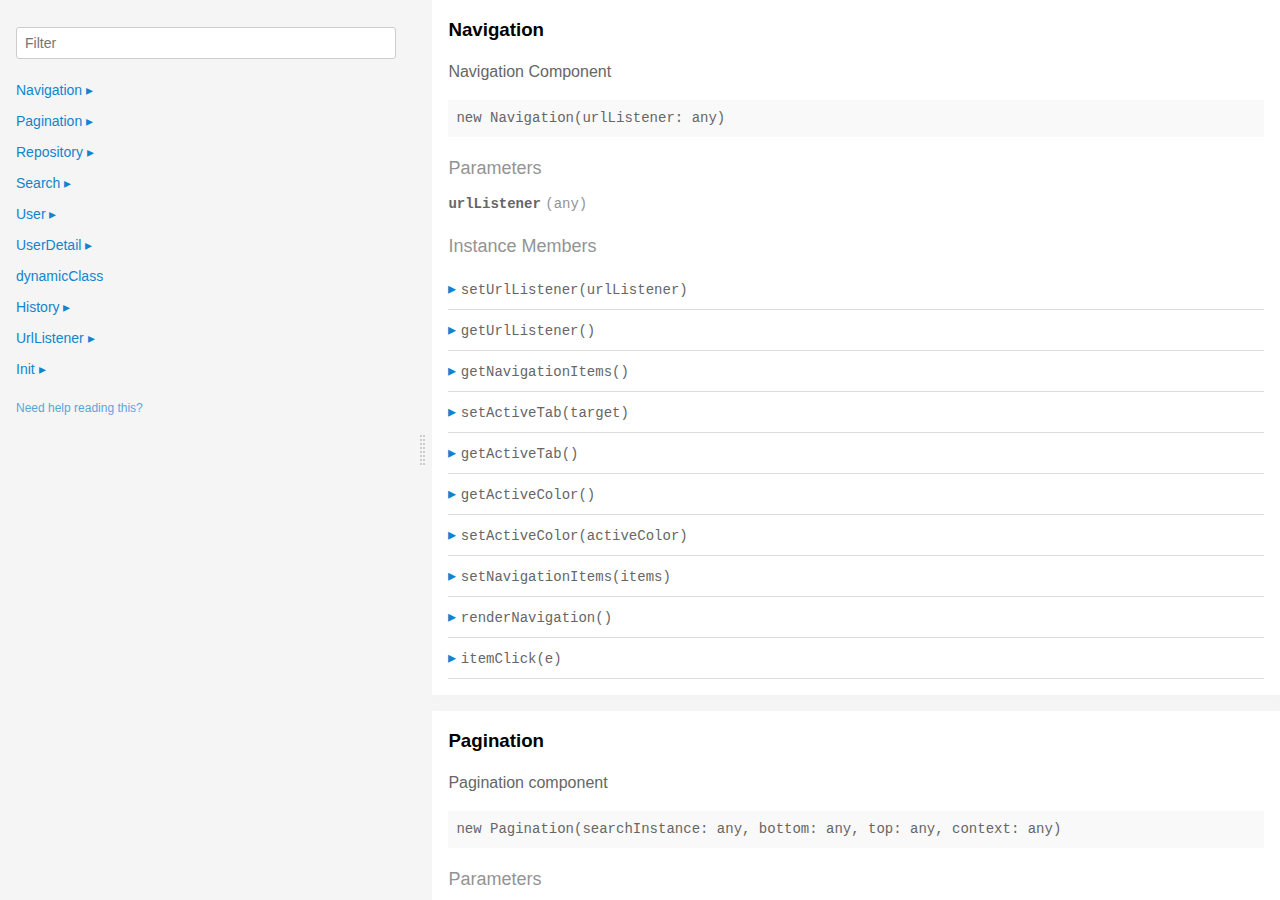
<file: docs/index.html>
<!doctype html>
<html lang="en">
<head>
  <meta charset='utf-8'>
  <title>  | Documentation</title>
  <meta name='viewport' content='width=device-width,initial-scale=1'>
  <link href='assets/bass.css' rel='stylesheet'>
  <link href='assets/style.css' rel='stylesheet'>
  <link href='assets/github.css' rel='stylesheet'>
  <link href='assets/split.css' rel='stylesheet'>
</head>
<body class='documentation m0'>
    <div class='flex'>
      <div id='split-left' class='overflow-auto fs0 height-viewport-100'>
        <div class='py1 px2'>
          <h3 class='mb0 no-anchor'></h3>
          <div class='mb1'><code></code></div>
          <input
            placeholder='Filter'
            id='filter-input'
            class='col12 block input'
            spellcheck='false'
            autocapitalize='off'
            autocorrect='off'
            type='text' />
          <div id='toc'>
            <ul class='list-reset h5 py1-ul'>
              
                
                <li><a
                  href='#navigation'
                  class=" toggle-sibling">
                  Navigation
                  <span class='icon'>▸</span>
                </a>
                
                <div class='toggle-target display-none'>
                  
                  
                    <ul class='list-reset py1-ul pl1'>
                      <li class='h5'><span>Instance members</span></li>
                      
                      <li><a
                        href='#navigationseturllistener'
                        class='regular pre-open'>
                        #setUrlListener
                      </a></li>
                      
                      <li><a
                        href='#navigationgeturllistener'
                        class='regular pre-open'>
                        #getUrlListener
                      </a></li>
                      
                      <li><a
                        href='#navigationgetnavigationitems'
                        class='regular pre-open'>
                        #getNavigationItems
                      </a></li>
                      
                      <li><a
                        href='#navigationsetactivetab'
                        class='regular pre-open'>
                        #setActiveTab
                      </a></li>
                      
                      <li><a
                        href='#navigationgetactivetab'
                        class='regular pre-open'>
                        #getActiveTab
                      </a></li>
                      
                      <li><a
                        href='#navigationgetactivecolor'
                        class='regular pre-open'>
                        #getActiveColor
                      </a></li>
                      
                      <li><a
                        href='#navigationsetactivecolor'
                        class='regular pre-open'>
                        #setActiveColor
                      </a></li>
                      
                      <li><a
                        href='#navigationsetnavigationitems'
                        class='regular pre-open'>
                        #setNavigationItems
                      </a></li>
                      
                      <li><a
                        href='#navigationrendernavigation'
                        class='regular pre-open'>
                        #renderNavigation
                      </a></li>
                      
                      <li><a
                        href='#navigationitemclick'
                        class='regular pre-open'>
                        #itemClick
                      </a></li>
                      
                    </ul>
                  
                  
                  
                </div>
                
                </li>
              
                
                <li><a
                  href='#pagination'
                  class=" toggle-sibling">
                  Pagination
                  <span class='icon'>▸</span>
                </a>
                
                <div class='toggle-target display-none'>
                  
                  
                    <ul class='list-reset py1-ul pl1'>
                      <li class='h5'><span>Instance members</span></li>
                      
                      <li><a
                        href='#paginationrender'
                        class='regular pre-open'>
                        #render
                      </a></li>
                      
                      <li><a
                        href='#paginationdestroy'
                        class='regular pre-open'>
                        #destroy
                      </a></li>
                      
                      <li><a
                        href='#paginationnext'
                        class='regular pre-open'>
                        #next
                      </a></li>
                      
                      <li><a
                        href='#paginationprev'
                        class='regular pre-open'>
                        #prev
                      </a></li>
                      
                    </ul>
                  
                  
                  
                </div>
                
                </li>
              
                
                <li><a
                  href='#repository'
                  class=" toggle-sibling">
                  Repository
                  <span class='icon'>▸</span>
                </a>
                
                <div class='toggle-target display-none'>
                  
                  
                    <ul class='list-reset py1-ul pl1'>
                      <li class='h5'><span>Instance members</span></li>
                      
                      <li><a
                        href='#repositoryfetchrepodata'
                        class='regular pre-open'>
                        #fetchRepoData
                      </a></li>
                      
                      <li><a
                        href='#repositoryinit'
                        class='regular pre-open'>
                        #init
                      </a></li>
                      
                      <li><a
                        href='#repositorygetrepowrapper'
                        class='regular pre-open'>
                        #getRepoWrapper
                      </a></li>
                      
                      <li><a
                        href='#repositorysetrepowrapper'
                        class='regular pre-open'>
                        #setRepoWrapper
                      </a></li>
                      
                      <li><a
                        href='#repositorydetailclick'
                        class='regular pre-open'>
                        #detailClick
                      </a></li>
                      
                      <li><a
                        href='#repositoryrender'
                        class='regular pre-open'>
                        #render
                      </a></li>
                      
                      <li><a
                        href='#repositorydestroy'
                        class='regular pre-open'>
                        #destroy
                      </a></li>
                      
                    </ul>
                  
                  
                  
                </div>
                
                </li>
              
                
                <li><a
                  href='#search'
                  class=" toggle-sibling">
                  Search
                  <span class='icon'>▸</span>
                </a>
                
                <div class='toggle-target display-none'>
                  
                  
                    <ul class='list-reset py1-ul pl1'>
                      <li class='h5'><span>Instance members</span></li>
                      
                      <li><a
                        href='#searchonkeyup'
                        class='regular pre-open'>
                        #onKeyup
                      </a></li>
                      
                      <li><a
                        href='#searchonclick'
                        class='regular pre-open'>
                        #onClick
                      </a></li>
                      
                      <li><a
                        href='#searchrender'
                        class='regular pre-open'>
                        #render
                      </a></li>
                      
                      <li><a
                        href='#searchdestroy'
                        class='regular pre-open'>
                        #destroy
                      </a></li>
                      
                      <li><a
                        href='#searchsetelement'
                        class='regular pre-open'>
                        #setElement
                      </a></li>
                      
                      <li><a
                        href='#searchgetelement'
                        class='regular pre-open'>
                        #getElement
                      </a></li>
                      
                      <li><a
                        href='#searchsetterm'
                        class='regular pre-open'>
                        #setTerm
                      </a></li>
                      
                      <li><a
                        href='#searchgetterm'
                        class='regular pre-open'>
                        #getTerm
                      </a></li>
                      
                      <li><a
                        href='#searchsetresult'
                        class='regular pre-open'>
                        #setResult
                      </a></li>
                      
                      <li><a
                        href='#searchsearch'
                        class='regular pre-open'>
                        #search
                      </a></li>
                      
                    </ul>
                  
                  
                  
                </div>
                
                </li>
              
                
                <li><a
                  href='#user'
                  class=" toggle-sibling">
                  User
                  <span class='icon'>▸</span>
                </a>
                
                <div class='toggle-target display-none'>
                  
                  
                    <ul class='list-reset py1-ul pl1'>
                      <li class='h5'><span>Instance members</span></li>
                      
                      <li><a
                        href='#userinit'
                        class='regular pre-open'>
                        #init
                      </a></li>
                      
                      <li><a
                        href='#userdestroy'
                        class='regular pre-open'>
                        #destroy
                      </a></li>
                      
                      <li><a
                        href='#userfetchuserdata'
                        class='regular pre-open'>
                        #fetchUserData
                      </a></li>
                      
                      <li><a
                        href='#usergetuserwrapper'
                        class='regular pre-open'>
                        #getUserWrapper
                      </a></li>
                      
                      <li><a
                        href='#usersetuserwrapper'
                        class='regular pre-open'>
                        #setUserWrapper
                      </a></li>
                      
                      <li><a
                        href='#userclickdetail'
                        class='regular pre-open'>
                        #clickDetail
                      </a></li>
                      
                      <li><a
                        href='#userrender'
                        class='regular pre-open'>
                        #render
                      </a></li>
                      
                    </ul>
                  
                  
                  
                </div>
                
                </li>
              
                
                <li><a
                  href='#userdetail'
                  class=" toggle-sibling">
                  UserDetail
                  <span class='icon'>▸</span>
                </a>
                
                <div class='toggle-target display-none'>
                  
                  
                    <ul class='list-reset py1-ul pl1'>
                      <li class='h5'><span>Instance members</span></li>
                      
                      <li><a
                        href='#userdetailsetuser'
                        class='regular pre-open'>
                        #setUser
                      </a></li>
                      
                      <li><a
                        href='#userdetailgetuser'
                        class='regular pre-open'>
                        #getUser
                      </a></li>
                      
                      <li><a
                        href='#userdetailinit'
                        class='regular pre-open'>
                        #init
                      </a></li>
                      
                      <li><a
                        href='#userdetailsetuserrepourl'
                        class='regular pre-open'>
                        #setUserRepoUrl
                      </a></li>
                      
                      <li><a
                        href='#userdetailgetuserrepourl'
                        class='regular pre-open'>
                        #getUserRepoUrl
                      </a></li>
                      
                      <li><a
                        href='#userdetailgetuserdetailswrapper'
                        class='regular pre-open'>
                        #getUserDetailsWrapper
                      </a></li>
                      
                      <li><a
                        href='#userdetailsetuserdetailswrapper'
                        class='regular pre-open'>
                        #setUserDetailsWrapper
                      </a></li>
                      
                      <li><a
                        href='#userdetaildestroy'
                        class='regular pre-open'>
                        #destroy
                      </a></li>
                      
                      <li><a
                        href='#userdetailchange'
                        class='regular pre-open'>
                        #change
                      </a></li>
                      
                      <li><a
                        href='#userdetailrender'
                        class='regular pre-open'>
                        #render
                      </a></li>
                      
                    </ul>
                  
                  
                  
                </div>
                
                </li>
              
                
                <li><a
                  href='#dynamicclass'
                  class="">
                  dynamicClass
                  
                </a>
                
                </li>
              
                
                <li><a
                  href='#history'
                  class=" toggle-sibling">
                  History
                  <span class='icon'>▸</span>
                </a>
                
                <div class='toggle-target display-none'>
                  
                  
                    <ul class='list-reset py1-ul pl1'>
                      <li class='h5'><span>Instance members</span></li>
                      
                      <li><a
                        href='#historysetstate'
                        class='regular pre-open'>
                        #setState
                      </a></li>
                      
                      <li><a
                        href='#historygetstate'
                        class='regular pre-open'>
                        #getState
                      </a></li>
                      
                    </ul>
                  
                  
                  
                </div>
                
                </li>
              
                
                <li><a
                  href='#urllistener'
                  class=" toggle-sibling">
                  UrlListener
                  <span class='icon'>▸</span>
                </a>
                
                <div class='toggle-target display-none'>
                  
                  
                    <ul class='list-reset py1-ul pl1'>
                      <li class='h5'><span>Instance members</span></li>
                      
                      <li><a
                        href='#urllistenerstatelistener'
                        class='regular pre-open'>
                        #stateListener
                      </a></li>
                      
                      <li><a
                        href='#urllistenersetinstance'
                        class='regular pre-open'>
                        #setInstance
                      </a></li>
                      
                      <li><a
                        href='#urllistenergetinstance'
                        class='regular pre-open'>
                        #getInstance
                      </a></li>
                      
                      <li><a
                        href='#urllistenernavigationlistener'
                        class='regular pre-open'>
                        #navigationListener
                      </a></li>
                      
                      <li><a
                        href='#urllistenercreateinstance'
                        class='regular pre-open'>
                        #createInstance
                      </a></li>
                      
                    </ul>
                  
                  
                  
                </div>
                
                </li>
              
                
                <li><a
                  href='#init'
                  class=" toggle-sibling">
                  Init
                  <span class='icon'>▸</span>
                </a>
                
                <div class='toggle-target display-none'>
                  
                  
                    <ul class='list-reset py1-ul pl1'>
                      <li class='h5'><span>Instance members</span></li>
                      
                      <li><a
                        href='#initinjectassets'
                        class='regular pre-open'>
                        #injectAssets
                      </a></li>
                      
                      <li><a
                        href='#initinjectfiles'
                        class='regular pre-open'>
                        #injectFiles
                      </a></li>
                      
                    </ul>
                  
                  
                  
                </div>
                
                </li>
              
            </ul>
          </div>
          <div class='mt1 h6 quiet'>
            <a href='https://documentation.js.org/reading-documentation.html'>Need help reading this?</a>
          </div>
        </div>
      </div>
      <div id='split-right' class='relative overflow-auto height-viewport-100'>
        
          
          <section class='p2 mb2 clearfix bg-white minishadow'>

  
  <div class='clearfix'>
    
    <h3 class='fl m0' id='navigation'>
      Navigation
    </h3>
    
    
  </div>
  

  <p>Navigation Component</p>

    <div class='pre p1 fill-light mt0'>new Navigation(urlListener: any)</div>
  
  

  
  
  
  
  
  

  
    <div class='py1 quiet mt1 prose-big'>Parameters</div>
    <div class='prose'>
      
        <div class='space-bottom0'>
          <div>
            <span class='code bold'>urlListener</span> <code class='quiet'>(any)</code>
	    
          </div>
          
        </div>
      
    </div>
  

  

  

  

  

  

  

  
    <div class='py1 quiet mt1 prose-big'>Instance Members</div>
    <div class="clearfix">
  
    <div class='border-bottom' id='navigationseturllistener'>
      <div class="clearfix small pointer toggle-sibling">
        <div class="py1 contain">
            <a class='icon pin-right py1 dark-link caret-right'>▸</a>
            <span class='code strong strong truncate'>setUrlListener(urlListener)</span>
        </div>
      </div>
      <div class="clearfix display-none toggle-target">
        <section class='p2 mb2 clearfix bg-white minishadow'>

  

  <p>setup url listener</p>

    <div class='pre p1 fill-light mt0'>setUrlListener(urlListener: any)</div>
  
  

  
  
  
  
  
  

  
    <div class='py1 quiet mt1 prose-big'>Parameters</div>
    <div class='prose'>
      
        <div class='space-bottom0'>
          <div>
            <span class='code bold'>urlListener</span> <code class='quiet'>(any)</code>
	    
          </div>
          
        </div>
      
    </div>
  

  

  

  

  

  

  

  

  

  
</section>

      </div>
    </div>
  
    <div class='border-bottom' id='navigationgeturllistener'>
      <div class="clearfix small pointer toggle-sibling">
        <div class="py1 contain">
            <a class='icon pin-right py1 dark-link caret-right'>▸</a>
            <span class='code strong strong truncate'>getUrlListener()</span>
        </div>
      </div>
      <div class="clearfix display-none toggle-target">
        <section class='p2 mb2 clearfix bg-white minishadow'>

  

  
    <div class='pre p1 fill-light mt0'>getUrlListener(): any</div>
  
  

  
  
  
  
  
  

  

  

  
    
      <div class='py1 quiet mt1 prose-big'>Returns</div>
      <code>any</code>:
        
      
    
  

  

  

  

  

  

  

  
</section>

      </div>
    </div>
  
    <div class='border-bottom' id='navigationgetnavigationitems'>
      <div class="clearfix small pointer toggle-sibling">
        <div class="py1 contain">
            <a class='icon pin-right py1 dark-link caret-right'>▸</a>
            <span class='code strong strong truncate'>getNavigationItems()</span>
        </div>
      </div>
      <div class="clearfix display-none toggle-target">
        <section class='p2 mb2 clearfix bg-white minishadow'>

  

  
    <div class='pre p1 fill-light mt0'>getNavigationItems(): (<a href="https://developer.mozilla.org/docs/Web/JavaScript/Reference/Global_Objects/Array">Array</a>&#x3C;T> | any | <a href="https://developer.mozilla.org/docs/Web/JavaScript/Reference/Global_Objects/Array">Array</a>)</div>
  
  

  
  
  
  
  
  

  

  

  
    
      <div class='py1 quiet mt1 prose-big'>Returns</div>
      <code>(<a href="https://developer.mozilla.org/docs/Web/JavaScript/Reference/Global_Objects/Array">Array</a>&#x3C;T> | any | <a href="https://developer.mozilla.org/docs/Web/JavaScript/Reference/Global_Objects/Array">Array</a>)</code>:
        
      
    
  

  

  

  

  

  

  

  
</section>

      </div>
    </div>
  
    <div class='border-bottom' id='navigationsetactivetab'>
      <div class="clearfix small pointer toggle-sibling">
        <div class="py1 contain">
            <a class='icon pin-right py1 dark-link caret-right'>▸</a>
            <span class='code strong strong truncate'>setActiveTab(target)</span>
        </div>
      </div>
      <div class="clearfix display-none toggle-target">
        <section class='p2 mb2 clearfix bg-white minishadow'>

  

  <p>setup active tab, by default target is false for each item</p>

    <div class='pre p1 fill-light mt0'>setActiveTab(target: any)</div>
  
  

  
  
  
  
  
  

  
    <div class='py1 quiet mt1 prose-big'>Parameters</div>
    <div class='prose'>
      
        <div class='space-bottom0'>
          <div>
            <span class='code bold'>target</span> <code class='quiet'>(any)</code>
	    
          </div>
          
        </div>
      
    </div>
  

  

  

  

  

  

  

  

  

  
</section>

      </div>
    </div>
  
    <div class='border-bottom' id='navigationgetactivetab'>
      <div class="clearfix small pointer toggle-sibling">
        <div class="py1 contain">
            <a class='icon pin-right py1 dark-link caret-right'>▸</a>
            <span class='code strong strong truncate'>getActiveTab()</span>
        </div>
      </div>
      <div class="clearfix display-none toggle-target">
        <section class='p2 mb2 clearfix bg-white minishadow'>

  

  
    <div class='pre p1 fill-light mt0'>getActiveTab(): (null | any)</div>
  
  

  
  
  
  
  
  

  

  

  
    
      <div class='py1 quiet mt1 prose-big'>Returns</div>
      <code>(null | any)</code>:
        
      
    
  

  

  

  

  

  

  

  
</section>

      </div>
    </div>
  
    <div class='border-bottom' id='navigationgetactivecolor'>
      <div class="clearfix small pointer toggle-sibling">
        <div class="py1 contain">
            <a class='icon pin-right py1 dark-link caret-right'>▸</a>
            <span class='code strong strong truncate'>getActiveColor()</span>
        </div>
      </div>
      <div class="clearfix display-none toggle-target">
        <section class='p2 mb2 clearfix bg-white minishadow'>

  

  
    <div class='pre p1 fill-light mt0'>getActiveColor(): any</div>
  
  

  
  
  
  
  
  

  

  

  
    
      <div class='py1 quiet mt1 prose-big'>Returns</div>
      <code>any</code>:
        
      
    
  

  

  

  

  

  

  

  
</section>

      </div>
    </div>
  
    <div class='border-bottom' id='navigationsetactivecolor'>
      <div class="clearfix small pointer toggle-sibling">
        <div class="py1 contain">
            <a class='icon pin-right py1 dark-link caret-right'>▸</a>
            <span class='code strong strong truncate'>setActiveColor(activeColor)</span>
        </div>
      </div>
      <div class="clearfix display-none toggle-target">
        <section class='p2 mb2 clearfix bg-white minishadow'>

  

  <p>setup active tab color , by default is white</p>

    <div class='pre p1 fill-light mt0'>setActiveColor(activeColor: any)</div>
  
  

  
  
  
  
  
  

  
    <div class='py1 quiet mt1 prose-big'>Parameters</div>
    <div class='prose'>
      
        <div class='space-bottom0'>
          <div>
            <span class='code bold'>activeColor</span> <code class='quiet'>(any)</code>
	    
          </div>
          
        </div>
      
    </div>
  

  

  

  

  

  

  

  

  

  
</section>

      </div>
    </div>
  
    <div class='border-bottom' id='navigationsetnavigationitems'>
      <div class="clearfix small pointer toggle-sibling">
        <div class="py1 contain">
            <a class='icon pin-right py1 dark-link caret-right'>▸</a>
            <span class='code strong strong truncate'>setNavigationItems(items)</span>
        </div>
      </div>
      <div class="clearfix display-none toggle-target">
        <section class='p2 mb2 clearfix bg-white minishadow'>

  

  <p>setup navigaion items, change env.js file if you want have more tabs</p>

    <div class='pre p1 fill-light mt0'>setNavigationItems(items: any): (<a href="https://developer.mozilla.org/docs/Web/JavaScript/Reference/Global_Objects/Array">Array</a>&#x3C;T> | any | <a href="https://developer.mozilla.org/docs/Web/JavaScript/Reference/Global_Objects/Array">Array</a>)</div>
  
  

  
  
  
  
  
  

  
    <div class='py1 quiet mt1 prose-big'>Parameters</div>
    <div class='prose'>
      
        <div class='space-bottom0'>
          <div>
            <span class='code bold'>items</span> <code class='quiet'>(any
            = <code>[]</code>)</code>
	    
          </div>
          
        </div>
      
    </div>
  

  

  
    
      <div class='py1 quiet mt1 prose-big'>Returns</div>
      <code>(<a href="https://developer.mozilla.org/docs/Web/JavaScript/Reference/Global_Objects/Array">Array</a>&#x3C;T> | any | <a href="https://developer.mozilla.org/docs/Web/JavaScript/Reference/Global_Objects/Array">Array</a>)</code>:
        
      
    
  

  

  

  

  

  

  

  
</section>

      </div>
    </div>
  
    <div class='border-bottom' id='navigationrendernavigation'>
      <div class="clearfix small pointer toggle-sibling">
        <div class="py1 contain">
            <a class='icon pin-right py1 dark-link caret-right'>▸</a>
            <span class='code strong strong truncate'>renderNavigation()</span>
        </div>
      </div>
      <div class="clearfix display-none toggle-target">
        <section class='p2 mb2 clearfix bg-white minishadow'>

  

  <p>rendering navigation</p>

    <div class='pre p1 fill-light mt0'>renderNavigation()</div>
  
  

  
  
  
  
  
  

  

  

  

  

  

  

  

  

  

  
</section>

      </div>
    </div>
  
    <div class='border-bottom' id='navigationitemclick'>
      <div class="clearfix small pointer toggle-sibling">
        <div class="py1 contain">
            <a class='icon pin-right py1 dark-link caret-right'>▸</a>
            <span class='code strong strong truncate'>itemClick(e)</span>
        </div>
      </div>
      <div class="clearfix display-none toggle-target">
        <section class='p2 mb2 clearfix bg-white minishadow'>

  

  <p>tab click event</p>

    <div class='pre p1 fill-light mt0'>itemClick(e: any)</div>
  
  

  
  
  
  
  
  

  
    <div class='py1 quiet mt1 prose-big'>Parameters</div>
    <div class='prose'>
      
        <div class='space-bottom0'>
          <div>
            <span class='code bold'>e</span> <code class='quiet'>(any)</code>
	    
          </div>
          
        </div>
      
    </div>
  

  

  

  

  

  

  

  

  

  
</section>

      </div>
    </div>
  
</div>

  

  

  
</section>

          
        
          
          <section class='p2 mb2 clearfix bg-white minishadow'>

  
  <div class='clearfix'>
    
    <h3 class='fl m0' id='pagination'>
      Pagination
    </h3>
    
    
  </div>
  

  <p>Pagination component</p>

    <div class='pre p1 fill-light mt0'>new Pagination(searchInstance: any, bottom: any, top: any, context: any)</div>
  
  

  
  
  
  
  
  

  
    <div class='py1 quiet mt1 prose-big'>Parameters</div>
    <div class='prose'>
      
        <div class='space-bottom0'>
          <div>
            <span class='code bold'>searchInstance</span> <code class='quiet'>(any)</code>
	    
          </div>
          
        </div>
      
        <div class='space-bottom0'>
          <div>
            <span class='code bold'>bottom</span> <code class='quiet'>(any)</code>
	    
          </div>
          
        </div>
      
        <div class='space-bottom0'>
          <div>
            <span class='code bold'>top</span> <code class='quiet'>(any)</code>
	    
          </div>
          
        </div>
      
        <div class='space-bottom0'>
          <div>
            <span class='code bold'>context</span> <code class='quiet'>(any
            = <code>null</code>)</code>
	    
          </div>
          
        </div>
      
    </div>
  

  

  

  

  

  

  

  
    <div class='py1 quiet mt1 prose-big'>Instance Members</div>
    <div class="clearfix">
  
    <div class='border-bottom' id='paginationrender'>
      <div class="clearfix small pointer toggle-sibling">
        <div class="py1 contain">
            <a class='icon pin-right py1 dark-link caret-right'>▸</a>
            <span class='code strong strong truncate'>render(color, position, textElementContent)</span>
        </div>
      </div>
      <div class="clearfix display-none toggle-target">
        <section class='p2 mb2 clearfix bg-white minishadow'>

  

  
    <div class='pre p1 fill-light mt0'>render(color: any, position: any, textElementContent: any)</div>
  
  

  
  
  
  
  
  

  
    <div class='py1 quiet mt1 prose-big'>Parameters</div>
    <div class='prose'>
      
        <div class='space-bottom0'>
          <div>
            <span class='code bold'>color</span> <code class='quiet'>(any)</code>
	    
          </div>
          
        </div>
      
        <div class='space-bottom0'>
          <div>
            <span class='code bold'>position</span> <code class='quiet'>(any)</code>
	    
          </div>
          
        </div>
      
        <div class='space-bottom0'>
          <div>
            <span class='code bold'>textElementContent</span> <code class='quiet'>(any)</code>
	    
          </div>
          
        </div>
      
    </div>
  

  

  

  

  

  

  

  

  

  
</section>

      </div>
    </div>
  
    <div class='border-bottom' id='paginationdestroy'>
      <div class="clearfix small pointer toggle-sibling">
        <div class="py1 contain">
            <a class='icon pin-right py1 dark-link caret-right'>▸</a>
            <span class='code strong strong truncate'>destroy()</span>
        </div>
      </div>
      <div class="clearfix display-none toggle-target">
        <section class='p2 mb2 clearfix bg-white minishadow'>

  

  <p>component destroy hook</p>

    <div class='pre p1 fill-light mt0'>destroy()</div>
  
  

  
  
  
  
  
  

  

  

  

  

  

  

  

  

  

  
</section>

      </div>
    </div>
  
    <div class='border-bottom' id='paginationnext'>
      <div class="clearfix small pointer toggle-sibling">
        <div class="py1 contain">
            <a class='icon pin-right py1 dark-link caret-right'>▸</a>
            <span class='code strong strong truncate'>next()</span>
        </div>
      </div>
      <div class="clearfix display-none toggle-target">
        <section class='p2 mb2 clearfix bg-white minishadow'>

  

  <p>next click handler</p>

    <div class='pre p1 fill-light mt0'>next()</div>
  
  

  
  
  
  
  
  

  

  

  

  

  

  

  

  

  

  
</section>

      </div>
    </div>
  
    <div class='border-bottom' id='paginationprev'>
      <div class="clearfix small pointer toggle-sibling">
        <div class="py1 contain">
            <a class='icon pin-right py1 dark-link caret-right'>▸</a>
            <span class='code strong strong truncate'>prev()</span>
        </div>
      </div>
      <div class="clearfix display-none toggle-target">
        <section class='p2 mb2 clearfix bg-white minishadow'>

  

  <p>prev click handler</p>

    <div class='pre p1 fill-light mt0'>prev()</div>
  
  

  
  
  
  
  
  

  

  

  

  

  

  

  

  

  

  
</section>

      </div>
    </div>
  
</div>

  

  

  
</section>

          
        
          
          <section class='p2 mb2 clearfix bg-white minishadow'>

  
  <div class='clearfix'>
    
    <h3 class='fl m0' id='repository'>
      Repository
    </h3>
    
    
  </div>
  

  <p>Repository Component</p>

    <div class='pre p1 fill-light mt0'>new Repository()</div>
  
  

  
  
  
  
  
  

  

  

  

  

  

  

  

  
    <div class='py1 quiet mt1 prose-big'>Instance Members</div>
    <div class="clearfix">
  
    <div class='border-bottom' id='repositoryfetchrepodata'>
      <div class="clearfix small pointer toggle-sibling">
        <div class="py1 contain">
            <a class='icon pin-right py1 dark-link caret-right'>▸</a>
            <span class='code strong strong truncate'>fetchRepoData(data, context)</span>
        </div>
      </div>
      <div class="clearfix display-none toggle-target">
        <section class='p2 mb2 clearfix bg-white minishadow'>

  

  <p>callback ,data comming from search</p>

    <div class='pre p1 fill-light mt0'>fetchRepoData(data: any, context: any)</div>
  
  

  
  
  
  
  
  

  
    <div class='py1 quiet mt1 prose-big'>Parameters</div>
    <div class='prose'>
      
        <div class='space-bottom0'>
          <div>
            <span class='code bold'>data</span> <code class='quiet'>(any)</code>
	    
          </div>
          
        </div>
      
        <div class='space-bottom0'>
          <div>
            <span class='code bold'>context</span> <code class='quiet'>(any)</code>
	    
          </div>
          
        </div>
      
    </div>
  

  

  

  

  

  

  

  

  

  
</section>

      </div>
    </div>
  
    <div class='border-bottom' id='repositoryinit'>
      <div class="clearfix small pointer toggle-sibling">
        <div class="py1 contain">
            <a class='icon pin-right py1 dark-link caret-right'>▸</a>
            <span class='code strong strong truncate'>init(state)</span>
        </div>
      </div>
      <div class="clearfix display-none toggle-target">
        <section class='p2 mb2 clearfix bg-white minishadow'>

  

  <p>init hook</p>

    <div class='pre p1 fill-light mt0'>init(state: any)</div>
  
  

  
  
  
  
  
  

  
    <div class='py1 quiet mt1 prose-big'>Parameters</div>
    <div class='prose'>
      
        <div class='space-bottom0'>
          <div>
            <span class='code bold'>state</span> <code class='quiet'>(any)</code>
	    
          </div>
          
        </div>
      
    </div>
  

  

  

  

  

  

  

  

  

  
</section>

      </div>
    </div>
  
    <div class='border-bottom' id='repositorygetrepowrapper'>
      <div class="clearfix small pointer toggle-sibling">
        <div class="py1 contain">
            <a class='icon pin-right py1 dark-link caret-right'>▸</a>
            <span class='code strong strong truncate'>getRepoWrapper()</span>
        </div>
      </div>
      <div class="clearfix display-none toggle-target">
        <section class='p2 mb2 clearfix bg-white minishadow'>

  

  
    <div class='pre p1 fill-light mt0'>getRepoWrapper(): (any | null)</div>
  
  

  
  
  
  
  
  

  

  

  
    
      <div class='py1 quiet mt1 prose-big'>Returns</div>
      <code>(any | null)</code>:
        
      
    
  

  

  

  

  

  

  

  
</section>

      </div>
    </div>
  
    <div class='border-bottom' id='repositorysetrepowrapper'>
      <div class="clearfix small pointer toggle-sibling">
        <div class="py1 contain">
            <a class='icon pin-right py1 dark-link caret-right'>▸</a>
            <span class='code strong strong truncate'>setRepoWrapper(repowrapper)</span>
        </div>
      </div>
      <div class="clearfix display-none toggle-target">
        <section class='p2 mb2 clearfix bg-white minishadow'>

  

  <p>setup repository wrapper</p>

    <div class='pre p1 fill-light mt0'>setRepoWrapper(repowrapper: any)</div>
  
  

  
  
  
  
  
  

  
    <div class='py1 quiet mt1 prose-big'>Parameters</div>
    <div class='prose'>
      
        <div class='space-bottom0'>
          <div>
            <span class='code bold'>repowrapper</span> <code class='quiet'>(any)</code>
	    
          </div>
          
        </div>
      
    </div>
  

  

  

  

  

  

  

  

  

  
</section>

      </div>
    </div>
  
    <div class='border-bottom' id='repositorydetailclick'>
      <div class="clearfix small pointer toggle-sibling">
        <div class="py1 contain">
            <a class='icon pin-right py1 dark-link caret-right'>▸</a>
            <span class='code strong strong truncate'>detailClick(e)</span>
        </div>
      </div>
      <div class="clearfix display-none toggle-target">
        <section class='p2 mb2 clearfix bg-white minishadow'>

  

  <p>detail click handler</p>

    <div class='pre p1 fill-light mt0'>detailClick(e: any)</div>
  
  

  
  
  
  
  
  

  
    <div class='py1 quiet mt1 prose-big'>Parameters</div>
    <div class='prose'>
      
        <div class='space-bottom0'>
          <div>
            <span class='code bold'>e</span> <code class='quiet'>(any)</code>
	    
          </div>
          
        </div>
      
    </div>
  

  

  

  

  

  

  

  

  

  
</section>

      </div>
    </div>
  
    <div class='border-bottom' id='repositoryrender'>
      <div class="clearfix small pointer toggle-sibling">
        <div class="py1 contain">
            <a class='icon pin-right py1 dark-link caret-right'>▸</a>
            <span class='code strong strong truncate'>render(data)</span>
        </div>
      </div>
      <div class="clearfix display-none toggle-target">
        <section class='p2 mb2 clearfix bg-white minishadow'>

  

  <p>render view</p>

    <div class='pre p1 fill-light mt0'>render(data: any)</div>
  
  

  
  
  
  
  
  

  
    <div class='py1 quiet mt1 prose-big'>Parameters</div>
    <div class='prose'>
      
        <div class='space-bottom0'>
          <div>
            <span class='code bold'>data</span> <code class='quiet'>(any)</code>
	    
          </div>
          
        </div>
      
    </div>
  

  

  

  

  

  

  

  

  

  
</section>

      </div>
    </div>
  
    <div class='border-bottom' id='repositorydestroy'>
      <div class="clearfix small pointer toggle-sibling">
        <div class="py1 contain">
            <a class='icon pin-right py1 dark-link caret-right'>▸</a>
            <span class='code strong strong truncate'>destroy(searchInput)</span>
        </div>
      </div>
      <div class="clearfix display-none toggle-target">
        <section class='p2 mb2 clearfix bg-white minishadow'>

  

  <p>component destroy</p>

    <div class='pre p1 fill-light mt0'>destroy(searchInput: any)</div>
  
  

  
  
  
  
  
  

  
    <div class='py1 quiet mt1 prose-big'>Parameters</div>
    <div class='prose'>
      
        <div class='space-bottom0'>
          <div>
            <span class='code bold'>searchInput</span> <code class='quiet'>(any
            = <code>true</code>)</code>
	    
          </div>
          
        </div>
      
    </div>
  

  

  

  

  

  

  

  

  

  
</section>

      </div>
    </div>
  
</div>

  

  

  
</section>

          
        
          
          <section class='p2 mb2 clearfix bg-white minishadow'>

  
  <div class='clearfix'>
    
    <h3 class='fl m0' id='search'>
      Search
    </h3>
    
    
  </div>
  

  <p>Search Component</p>

    <div class='pre p1 fill-light mt0'>new Search(fetch: any, context: any, className: any, apiUrl: any, placeholder: any)</div>
  
  

  
  
  
  
  
  

  
    <div class='py1 quiet mt1 prose-big'>Parameters</div>
    <div class='prose'>
      
        <div class='space-bottom0'>
          <div>
            <span class='code bold'>fetch</span> <code class='quiet'>(any)</code>
	    
          </div>
          
        </div>
      
        <div class='space-bottom0'>
          <div>
            <span class='code bold'>context</span> <code class='quiet'>(any)</code>
	    
          </div>
          
        </div>
      
        <div class='space-bottom0'>
          <div>
            <span class='code bold'>className</span> <code class='quiet'>(any)</code>
	    
          </div>
          
        </div>
      
        <div class='space-bottom0'>
          <div>
            <span class='code bold'>apiUrl</span> <code class='quiet'>(any)</code>
	    
          </div>
          
        </div>
      
        <div class='space-bottom0'>
          <div>
            <span class='code bold'>placeholder</span> <code class='quiet'>(any)</code>
	    
          </div>
          
        </div>
      
    </div>
  

  

  

  

  

  

  

  
    <div class='py1 quiet mt1 prose-big'>Instance Members</div>
    <div class="clearfix">
  
    <div class='border-bottom' id='searchonkeyup'>
      <div class="clearfix small pointer toggle-sibling">
        <div class="py1 contain">
            <a class='icon pin-right py1 dark-link caret-right'>▸</a>
            <span class='code strong strong truncate'>onKeyup(event)</span>
        </div>
      </div>
      <div class="clearfix display-none toggle-target">
        <section class='p2 mb2 clearfix bg-white minishadow'>

  

  <p>key up event handler</p>

    <div class='pre p1 fill-light mt0'>onKeyup(event: any)</div>
  
  

  
  
  
  
  
  

  
    <div class='py1 quiet mt1 prose-big'>Parameters</div>
    <div class='prose'>
      
        <div class='space-bottom0'>
          <div>
            <span class='code bold'>event</span> <code class='quiet'>(any)</code>
	    
          </div>
          
        </div>
      
    </div>
  

  

  

  

  

  

  

  

  

  
</section>

      </div>
    </div>
  
    <div class='border-bottom' id='searchonclick'>
      <div class="clearfix small pointer toggle-sibling">
        <div class="py1 contain">
            <a class='icon pin-right py1 dark-link caret-right'>▸</a>
            <span class='code strong strong truncate'>onClick()</span>
        </div>
      </div>
      <div class="clearfix display-none toggle-target">
        <section class='p2 mb2 clearfix bg-white minishadow'>

  

  <p>on click event</p>

    <div class='pre p1 fill-light mt0'>onClick()</div>
  
  

  
  
  
  
  
  

  

  

  

  

  

  

  

  

  

  
</section>

      </div>
    </div>
  
    <div class='border-bottom' id='searchrender'>
      <div class="clearfix small pointer toggle-sibling">
        <div class="py1 contain">
            <a class='icon pin-right py1 dark-link caret-right'>▸</a>
            <span class='code strong strong truncate'>render()</span>
        </div>
      </div>
      <div class="clearfix display-none toggle-target">
        <section class='p2 mb2 clearfix bg-white minishadow'>

  

  <p>render ov view</p>

    <div class='pre p1 fill-light mt0'>render()</div>
  
  

  
  
  
  
  
  

  

  

  

  

  

  

  

  

  

  
</section>

      </div>
    </div>
  
    <div class='border-bottom' id='searchdestroy'>
      <div class="clearfix small pointer toggle-sibling">
        <div class="py1 contain">
            <a class='icon pin-right py1 dark-link caret-right'>▸</a>
            <span class='code strong strong truncate'>destroy()</span>
        </div>
      </div>
      <div class="clearfix display-none toggle-target">
        <section class='p2 mb2 clearfix bg-white minishadow'>

  

  <p>destroy hook</p>

    <div class='pre p1 fill-light mt0'>destroy()</div>
  
  

  
  
  
  
  
  

  

  

  

  

  

  

  

  

  

  
</section>

      </div>
    </div>
  
    <div class='border-bottom' id='searchsetelement'>
      <div class="clearfix small pointer toggle-sibling">
        <div class="py1 contain">
            <a class='icon pin-right py1 dark-link caret-right'>▸</a>
            <span class='code strong strong truncate'>setElement(element)</span>
        </div>
      </div>
      <div class="clearfix display-none toggle-target">
        <section class='p2 mb2 clearfix bg-white minishadow'>

  

  <p>setup input element Node</p>

    <div class='pre p1 fill-light mt0'>setElement(element: any)</div>
  
  

  
  
  
  
  
  

  
    <div class='py1 quiet mt1 prose-big'>Parameters</div>
    <div class='prose'>
      
        <div class='space-bottom0'>
          <div>
            <span class='code bold'>element</span> <code class='quiet'>(any)</code>
	    
          </div>
          
        </div>
      
    </div>
  

  

  

  

  

  

  

  

  

  
</section>

      </div>
    </div>
  
    <div class='border-bottom' id='searchgetelement'>
      <div class="clearfix small pointer toggle-sibling">
        <div class="py1 contain">
            <a class='icon pin-right py1 dark-link caret-right'>▸</a>
            <span class='code strong strong truncate'>getElement()</span>
        </div>
      </div>
      <div class="clearfix display-none toggle-target">
        <section class='p2 mb2 clearfix bg-white minishadow'>

  

  
    <div class='pre p1 fill-light mt0'>getElement(): (null | any)</div>
  
  

  
  
  
  
  
  

  

  

  
    
      <div class='py1 quiet mt1 prose-big'>Returns</div>
      <code>(null | any)</code>:
        
      
    
  

  

  

  

  

  

  

  
</section>

      </div>
    </div>
  
    <div class='border-bottom' id='searchsetterm'>
      <div class="clearfix small pointer toggle-sibling">
        <div class="py1 contain">
            <a class='icon pin-right py1 dark-link caret-right'>▸</a>
            <span class='code strong strong truncate'>setTerm(term)</span>
        </div>
      </div>
      <div class="clearfix display-none toggle-target">
        <section class='p2 mb2 clearfix bg-white minishadow'>

  

  <p>setup search term</p>

    <div class='pre p1 fill-light mt0'>setTerm(term: any)</div>
  
  

  
  
  
  
  
  

  
    <div class='py1 quiet mt1 prose-big'>Parameters</div>
    <div class='prose'>
      
        <div class='space-bottom0'>
          <div>
            <span class='code bold'>term</span> <code class='quiet'>(any)</code>
	    
          </div>
          
        </div>
      
    </div>
  

  

  

  

  

  

  

  

  

  
</section>

      </div>
    </div>
  
    <div class='border-bottom' id='searchgetterm'>
      <div class="clearfix small pointer toggle-sibling">
        <div class="py1 contain">
            <a class='icon pin-right py1 dark-link caret-right'>▸</a>
            <span class='code strong strong truncate'>getTerm()</span>
        </div>
      </div>
      <div class="clearfix display-none toggle-target">
        <section class='p2 mb2 clearfix bg-white minishadow'>

  

  
    <div class='pre p1 fill-light mt0'>getTerm(): any</div>
  
  

  
  
  
  
  
  

  

  

  
    
      <div class='py1 quiet mt1 prose-big'>Returns</div>
      <code>any</code>:
        
      
    
  

  

  

  

  

  

  

  
</section>

      </div>
    </div>
  
    <div class='border-bottom' id='searchsetresult'>
      <div class="clearfix small pointer toggle-sibling">
        <div class="py1 contain">
            <a class='icon pin-right py1 dark-link caret-right'>▸</a>
            <span class='code strong strong truncate'>setResult(result)</span>
        </div>
      </div>
      <div class="clearfix display-none toggle-target">
        <section class='p2 mb2 clearfix bg-white minishadow'>

  

  <p>setup search result</p>

    <div class='pre p1 fill-light mt0'>setResult(result: any)</div>
  
  

  
  
  
  
  
  

  
    <div class='py1 quiet mt1 prose-big'>Parameters</div>
    <div class='prose'>
      
        <div class='space-bottom0'>
          <div>
            <span class='code bold'>result</span> <code class='quiet'>(any)</code>
	    
          </div>
          
        </div>
      
    </div>
  

  

  

  

  

  

  

  

  

  
</section>

      </div>
    </div>
  
    <div class='border-bottom' id='searchsearch'>
      <div class="clearfix small pointer toggle-sibling">
        <div class="py1 contain">
            <a class='icon pin-right py1 dark-link caret-right'>▸</a>
            <span class='code strong strong truncate'>search(term, page, perpage)</span>
        </div>
      </div>
      <div class="clearfix display-none toggle-target">
        <section class='p2 mb2 clearfix bg-white minishadow'>

  

  <p>search api call</p>

    <div class='pre p1 fill-light mt0'>search(term: any, page: any, perpage: any)</div>
  
  

  
  
  
  
  
  

  
    <div class='py1 quiet mt1 prose-big'>Parameters</div>
    <div class='prose'>
      
        <div class='space-bottom0'>
          <div>
            <span class='code bold'>term</span> <code class='quiet'>(any)</code>
	    
          </div>
          
        </div>
      
        <div class='space-bottom0'>
          <div>
            <span class='code bold'>page</span> <code class='quiet'>(any)</code>
	    
          </div>
          
        </div>
      
        <div class='space-bottom0'>
          <div>
            <span class='code bold'>perpage</span> <code class='quiet'>(any)</code>
	    
          </div>
          
        </div>
      
    </div>
  

  

  

  

  

  

  

  

  

  
</section>

      </div>
    </div>
  
</div>

  

  

  
</section>

          
        
          
          <section class='p2 mb2 clearfix bg-white minishadow'>

  
  <div class='clearfix'>
    
    <h3 class='fl m0' id='user'>
      User
    </h3>
    
    
  </div>
  

  <p>User Component</p>

    <div class='pre p1 fill-light mt0'>new User()</div>
  
  

  
  
  
  
  
  

  

  

  

  

  

  

  

  
    <div class='py1 quiet mt1 prose-big'>Instance Members</div>
    <div class="clearfix">
  
    <div class='border-bottom' id='userinit'>
      <div class="clearfix small pointer toggle-sibling">
        <div class="py1 contain">
            <a class='icon pin-right py1 dark-link caret-right'>▸</a>
            <span class='code strong strong truncate'>init(state)</span>
        </div>
      </div>
      <div class="clearfix display-none toggle-target">
        <section class='p2 mb2 clearfix bg-white minishadow'>

  

  <p>init hook</p>

    <div class='pre p1 fill-light mt0'>init(state: any)</div>
  
  

  
  
  
  
  
  

  
    <div class='py1 quiet mt1 prose-big'>Parameters</div>
    <div class='prose'>
      
        <div class='space-bottom0'>
          <div>
            <span class='code bold'>state</span> <code class='quiet'>(any)</code>
	    
          </div>
          
        </div>
      
    </div>
  

  

  

  

  

  

  

  

  

  
</section>

      </div>
    </div>
  
    <div class='border-bottom' id='userdestroy'>
      <div class="clearfix small pointer toggle-sibling">
        <div class="py1 contain">
            <a class='icon pin-right py1 dark-link caret-right'>▸</a>
            <span class='code strong strong truncate'>destroy(searchInput)</span>
        </div>
      </div>
      <div class="clearfix display-none toggle-target">
        <section class='p2 mb2 clearfix bg-white minishadow'>

  

  <p>destroy component</p>

    <div class='pre p1 fill-light mt0'>destroy(searchInput: any)</div>
  
  

  
  
  
  
  
  

  
    <div class='py1 quiet mt1 prose-big'>Parameters</div>
    <div class='prose'>
      
        <div class='space-bottom0'>
          <div>
            <span class='code bold'>searchInput</span> <code class='quiet'>(any
            = <code>true</code>)</code>
	    
          </div>
          
        </div>
      
    </div>
  

  

  

  

  

  

  

  

  

  
</section>

      </div>
    </div>
  
    <div class='border-bottom' id='userfetchuserdata'>
      <div class="clearfix small pointer toggle-sibling">
        <div class="py1 contain">
            <a class='icon pin-right py1 dark-link caret-right'>▸</a>
            <span class='code strong strong truncate'>fetchUserData(data, context)</span>
        </div>
      </div>
      <div class="clearfix display-none toggle-target">
        <section class='p2 mb2 clearfix bg-white minishadow'>

  

  <p>callback for setup result, it comes from search component</p>

    <div class='pre p1 fill-light mt0'>fetchUserData(data: any, context: any)</div>
  
  

  
  
  
  
  
  

  
    <div class='py1 quiet mt1 prose-big'>Parameters</div>
    <div class='prose'>
      
        <div class='space-bottom0'>
          <div>
            <span class='code bold'>data</span> <code class='quiet'>(any)</code>
	    
          </div>
          
        </div>
      
        <div class='space-bottom0'>
          <div>
            <span class='code bold'>context</span> <code class='quiet'>(any)</code>
	    
          </div>
          
        </div>
      
    </div>
  

  

  

  

  

  

  

  

  

  
</section>

      </div>
    </div>
  
    <div class='border-bottom' id='usergetuserwrapper'>
      <div class="clearfix small pointer toggle-sibling">
        <div class="py1 contain">
            <a class='icon pin-right py1 dark-link caret-right'>▸</a>
            <span class='code strong strong truncate'>getUserWrapper()</span>
        </div>
      </div>
      <div class="clearfix display-none toggle-target">
        <section class='p2 mb2 clearfix bg-white minishadow'>

  

  
    <div class='pre p1 fill-light mt0'>getUserWrapper(): (any | null)</div>
  
  

  
  
  
  
  
  

  

  

  
    
      <div class='py1 quiet mt1 prose-big'>Returns</div>
      <code>(any | null)</code>:
        
      
    
  

  

  

  

  

  

  

  
</section>

      </div>
    </div>
  
    <div class='border-bottom' id='usersetuserwrapper'>
      <div class="clearfix small pointer toggle-sibling">
        <div class="py1 contain">
            <a class='icon pin-right py1 dark-link caret-right'>▸</a>
            <span class='code strong strong truncate'>setUserWrapper(userwrapper)</span>
        </div>
      </div>
      <div class="clearfix display-none toggle-target">
        <section class='p2 mb2 clearfix bg-white minishadow'>

  

  <p>setup user wrapper</p>

    <div class='pre p1 fill-light mt0'>setUserWrapper(userwrapper: any)</div>
  
  

  
  
  
  
  
  

  
    <div class='py1 quiet mt1 prose-big'>Parameters</div>
    <div class='prose'>
      
        <div class='space-bottom0'>
          <div>
            <span class='code bold'>userwrapper</span> <code class='quiet'>(any)</code>
	    
          </div>
          
        </div>
      
    </div>
  

  

  

  

  

  

  

  

  

  
</section>

      </div>
    </div>
  
    <div class='border-bottom' id='userclickdetail'>
      <div class="clearfix small pointer toggle-sibling">
        <div class="py1 contain">
            <a class='icon pin-right py1 dark-link caret-right'>▸</a>
            <span class='code strong strong truncate'>clickDetail(e)</span>
        </div>
      </div>
      <div class="clearfix display-none toggle-target">
        <section class='p2 mb2 clearfix bg-white minishadow'>

  

  <p>detail page click handler</p>

    <div class='pre p1 fill-light mt0'>clickDetail(e: any)</div>
  
  

  
  
  
  
  
  

  
    <div class='py1 quiet mt1 prose-big'>Parameters</div>
    <div class='prose'>
      
        <div class='space-bottom0'>
          <div>
            <span class='code bold'>e</span> <code class='quiet'>(any)</code>
	    
          </div>
          
        </div>
      
    </div>
  

  

  

  

  

  

  

  

  

  
</section>

      </div>
    </div>
  
    <div class='border-bottom' id='userrender'>
      <div class="clearfix small pointer toggle-sibling">
        <div class="py1 contain">
            <a class='icon pin-right py1 dark-link caret-right'>▸</a>
            <span class='code strong strong truncate'>render(data)</span>
        </div>
      </div>
      <div class="clearfix display-none toggle-target">
        <section class='p2 mb2 clearfix bg-white minishadow'>

  

  <p>render users view</p>

    <div class='pre p1 fill-light mt0'>render(data: any)</div>
  
  

  
  
  
  
  
  

  
    <div class='py1 quiet mt1 prose-big'>Parameters</div>
    <div class='prose'>
      
        <div class='space-bottom0'>
          <div>
            <span class='code bold'>data</span> <code class='quiet'>(any)</code>
	    
          </div>
          
        </div>
      
    </div>
  

  

  

  

  

  

  

  

  

  
</section>

      </div>
    </div>
  
</div>

  

  

  
</section>

          
        
          
          <section class='p2 mb2 clearfix bg-white minishadow'>

  
  <div class='clearfix'>
    
    <h3 class='fl m0' id='userdetail'>
      UserDetail
    </h3>
    
    
  </div>
  

  <p>User Detail Component</p>

    <div class='pre p1 fill-light mt0'>new UserDetail()</div>
  
  

  
  
  
  
  
  

  

  

  

  

  

  

  

  
    <div class='py1 quiet mt1 prose-big'>Instance Members</div>
    <div class="clearfix">
  
    <div class='border-bottom' id='userdetailsetuser'>
      <div class="clearfix small pointer toggle-sibling">
        <div class="py1 contain">
            <a class='icon pin-right py1 dark-link caret-right'>▸</a>
            <span class='code strong strong truncate'>setUser(user)</span>
        </div>
      </div>
      <div class="clearfix display-none toggle-target">
        <section class='p2 mb2 clearfix bg-white minishadow'>

  

  
    <div class='pre p1 fill-light mt0'>setUser(user: any)</div>
  
  

  
  
  
  
  
  

  
    <div class='py1 quiet mt1 prose-big'>Parameters</div>
    <div class='prose'>
      
        <div class='space-bottom0'>
          <div>
            <span class='code bold'>user</span> <code class='quiet'>(any)</code>
	    
          </div>
          
        </div>
      
    </div>
  

  

  

  

  

  

  

  

  

  
</section>

      </div>
    </div>
  
    <div class='border-bottom' id='userdetailgetuser'>
      <div class="clearfix small pointer toggle-sibling">
        <div class="py1 contain">
            <a class='icon pin-right py1 dark-link caret-right'>▸</a>
            <span class='code strong strong truncate'>getUser()</span>
        </div>
      </div>
      <div class="clearfix display-none toggle-target">
        <section class='p2 mb2 clearfix bg-white minishadow'>

  

  
    <div class='pre p1 fill-light mt0'>getUser(): (any | {})</div>
  
  

  
  
  
  
  
  

  

  

  
    
      <div class='py1 quiet mt1 prose-big'>Returns</div>
      <code>(any | {})</code>:
        
      
    
  

  

  

  

  

  

  

  
</section>

      </div>
    </div>
  
    <div class='border-bottom' id='userdetailinit'>
      <div class="clearfix small pointer toggle-sibling">
        <div class="py1 contain">
            <a class='icon pin-right py1 dark-link caret-right'>▸</a>
            <span class='code strong strong truncate'>init(state)</span>
        </div>
      </div>
      <div class="clearfix display-none toggle-target">
        <section class='p2 mb2 clearfix bg-white minishadow'>

  

  
    <div class='pre p1 fill-light mt0'>init(state: any)</div>
  
  

  
  
  
  
  
  

  
    <div class='py1 quiet mt1 prose-big'>Parameters</div>
    <div class='prose'>
      
        <div class='space-bottom0'>
          <div>
            <span class='code bold'>state</span> <code class='quiet'>(any)</code>
	    
          </div>
          
        </div>
      
    </div>
  

  

  

  

  

  

  

  

  

  
</section>

      </div>
    </div>
  
    <div class='border-bottom' id='userdetailsetuserrepourl'>
      <div class="clearfix small pointer toggle-sibling">
        <div class="py1 contain">
            <a class='icon pin-right py1 dark-link caret-right'>▸</a>
            <span class='code strong strong truncate'>setUserRepoUrl(repos)</span>
        </div>
      </div>
      <div class="clearfix display-none toggle-target">
        <section class='p2 mb2 clearfix bg-white minishadow'>

  

  
    <div class='pre p1 fill-light mt0'>setUserRepoUrl(repos: any)</div>
  
  

  
  
  
  
  
  

  
    <div class='py1 quiet mt1 prose-big'>Parameters</div>
    <div class='prose'>
      
        <div class='space-bottom0'>
          <div>
            <span class='code bold'>repos</span> <code class='quiet'>(any)</code>
	    
          </div>
          
        </div>
      
    </div>
  

  

  

  

  

  

  

  

  

  
</section>

      </div>
    </div>
  
    <div class='border-bottom' id='userdetailgetuserrepourl'>
      <div class="clearfix small pointer toggle-sibling">
        <div class="py1 contain">
            <a class='icon pin-right py1 dark-link caret-right'>▸</a>
            <span class='code strong strong truncate'>getUserRepoUrl()</span>
        </div>
      </div>
      <div class="clearfix display-none toggle-target">
        <section class='p2 mb2 clearfix bg-white minishadow'>

  

  
    <div class='pre p1 fill-light mt0'>getUserRepoUrl(): (any | null)</div>
  
  

  
  
  
  
  
  

  

  

  
    
      <div class='py1 quiet mt1 prose-big'>Returns</div>
      <code>(any | null)</code>:
        
      
    
  

  

  

  

  

  

  

  
</section>

      </div>
    </div>
  
    <div class='border-bottom' id='userdetailgetuserdetailswrapper'>
      <div class="clearfix small pointer toggle-sibling">
        <div class="py1 contain">
            <a class='icon pin-right py1 dark-link caret-right'>▸</a>
            <span class='code strong strong truncate'>getUserDetailsWrapper()</span>
        </div>
      </div>
      <div class="clearfix display-none toggle-target">
        <section class='p2 mb2 clearfix bg-white minishadow'>

  

  
    <div class='pre p1 fill-light mt0'>getUserDetailsWrapper(): (any | null)</div>
  
  

  
  
  
  
  
  

  

  

  
    
      <div class='py1 quiet mt1 prose-big'>Returns</div>
      <code>(any | null)</code>:
        
      
    
  

  

  

  

  

  

  

  
</section>

      </div>
    </div>
  
    <div class='border-bottom' id='userdetailsetuserdetailswrapper'>
      <div class="clearfix small pointer toggle-sibling">
        <div class="py1 contain">
            <a class='icon pin-right py1 dark-link caret-right'>▸</a>
            <span class='code strong strong truncate'>setUserDetailsWrapper(wrapper)</span>
        </div>
      </div>
      <div class="clearfix display-none toggle-target">
        <section class='p2 mb2 clearfix bg-white minishadow'>

  

  
    <div class='pre p1 fill-light mt0'>setUserDetailsWrapper(wrapper: any)</div>
  
  

  
  
  
  
  
  

  
    <div class='py1 quiet mt1 prose-big'>Parameters</div>
    <div class='prose'>
      
        <div class='space-bottom0'>
          <div>
            <span class='code bold'>wrapper</span> <code class='quiet'>(any)</code>
	    
          </div>
          
        </div>
      
    </div>
  

  

  

  

  

  

  

  

  

  
</section>

      </div>
    </div>
  
    <div class='border-bottom' id='userdetaildestroy'>
      <div class="clearfix small pointer toggle-sibling">
        <div class="py1 contain">
            <a class='icon pin-right py1 dark-link caret-right'>▸</a>
            <span class='code strong strong truncate'>destroy()</span>
        </div>
      </div>
      <div class="clearfix display-none toggle-target">
        <section class='p2 mb2 clearfix bg-white minishadow'>

  

  <p>destroy hook</p>

    <div class='pre p1 fill-light mt0'>destroy()</div>
  
  

  
  
  
  
  
  

  

  

  

  

  

  

  

  

  

  
</section>

      </div>
    </div>
  
    <div class='border-bottom' id='userdetailchange'>
      <div class="clearfix small pointer toggle-sibling">
        <div class="py1 contain">
            <a class='icon pin-right py1 dark-link caret-right'>▸</a>
            <span class='code strong strong truncate'>change()</span>
        </div>
      </div>
      <div class="clearfix display-none toggle-target">
        <section class='p2 mb2 clearfix bg-white minishadow'>

  

  <p>change event handler</p>

    <div class='pre p1 fill-light mt0'>change()</div>
  
  

  
  
  
  
  
  

  

  

  

  

  

  

  

  

  

  
</section>

      </div>
    </div>
  
    <div class='border-bottom' id='userdetailrender'>
      <div class="clearfix small pointer toggle-sibling">
        <div class="py1 contain">
            <a class='icon pin-right py1 dark-link caret-right'>▸</a>
            <span class='code strong strong truncate'>render(user, repos)</span>
        </div>
      </div>
      <div class="clearfix display-none toggle-target">
        <section class='p2 mb2 clearfix bg-white minishadow'>

  

  
    <div class='pre p1 fill-light mt0'>render(user: any, repos: any)</div>
  
  

  
  
  
  
  
  

  
    <div class='py1 quiet mt1 prose-big'>Parameters</div>
    <div class='prose'>
      
        <div class='space-bottom0'>
          <div>
            <span class='code bold'>user</span> <code class='quiet'>(any)</code>
	    
          </div>
          
        </div>
      
        <div class='space-bottom0'>
          <div>
            <span class='code bold'>repos</span> <code class='quiet'>(any)</code>
	    
          </div>
          
        </div>
      
    </div>
  

  

  

  

  

  

  

  

  

  
</section>

      </div>
    </div>
  
</div>

  

  

  
</section>

          
        
          
          <section class='p2 mb2 clearfix bg-white minishadow'>

  
  <div class='clearfix'>
    
    <h3 class='fl m0' id='dynamicclass'>
      dynamicClass
    </h3>
    
    
  </div>
  

  <p>Dynamic Classes Helper</p>

    <div class='pre p1 fill-light mt0'>dynamicClass(name: any): any</div>
  
  

  
  
  
  
  
  

  
    <div class='py1 quiet mt1 prose-big'>Parameters</div>
    <div class='prose'>
      
        <div class='space-bottom0'>
          <div>
            <span class='code bold'>name</span> <code class='quiet'>(any)</code>
	    
          </div>
          
        </div>
      
    </div>
  

  

  
    
      <div class='py1 quiet mt1 prose-big'>Returns</div>
      <code>any</code>:
        
      
    
  

  

  

  

  

  

  

  
</section>

          
        
          
          <section class='p2 mb2 clearfix bg-white minishadow'>

  
  <div class='clearfix'>
    
    <h3 class='fl m0' id='history'>
      History
    </h3>
    
    
  </div>
  

  <p>History helper</p>

    <div class='pre p1 fill-light mt0'>new History()</div>
  
  

  
  
  
  
  
  

  

  

  

  

  

  

  

  
    <div class='py1 quiet mt1 prose-big'>Instance Members</div>
    <div class="clearfix">
  
    <div class='border-bottom' id='historysetstate'>
      <div class="clearfix small pointer toggle-sibling">
        <div class="py1 contain">
            <a class='icon pin-right py1 dark-link caret-right'>▸</a>
            <span class='code strong strong truncate'>setState(param, value, state, title)</span>
        </div>
      </div>
      <div class="clearfix display-none toggle-target">
        <section class='p2 mb2 clearfix bg-white minishadow'>

  

  
    <div class='pre p1 fill-light mt0'>setState(param: any, value: any, state: any, title: any)</div>
  
  

  
  
  
  
  
  

  
    <div class='py1 quiet mt1 prose-big'>Parameters</div>
    <div class='prose'>
      
        <div class='space-bottom0'>
          <div>
            <span class='code bold'>param</span> <code class='quiet'>(any)</code>
	    
          </div>
          
        </div>
      
        <div class='space-bottom0'>
          <div>
            <span class='code bold'>value</span> <code class='quiet'>(any)</code>
	    
          </div>
          
        </div>
      
        <div class='space-bottom0'>
          <div>
            <span class='code bold'>state</span> <code class='quiet'>(any)</code>
	    
          </div>
          
        </div>
      
        <div class='space-bottom0'>
          <div>
            <span class='code bold'>title</span> <code class='quiet'>(any)</code>
	    
          </div>
          
        </div>
      
    </div>
  

  

  

  

  

  

  

  

  

  
</section>

      </div>
    </div>
  
    <div class='border-bottom' id='historygetstate'>
      <div class="clearfix small pointer toggle-sibling">
        <div class="py1 contain">
            <a class='icon pin-right py1 dark-link caret-right'>▸</a>
            <span class='code strong strong truncate'>getState()</span>
        </div>
      </div>
      <div class="clearfix display-none toggle-target">
        <section class='p2 mb2 clearfix bg-white minishadow'>

  

  
    <div class='pre p1 fill-light mt0'>getState(): <a href="https://developer.mozilla.org/docs/Web/JavaScript/Reference/Global_Objects/Object">Object</a></div>
  
  

  
  
  
  
  
  

  

  

  
    
      <div class='py1 quiet mt1 prose-big'>Returns</div>
      <code><a href="https://developer.mozilla.org/docs/Web/JavaScript/Reference/Global_Objects/Object">Object</a></code>:
        
      
    
  

  

  

  

  

  

  

  
</section>

      </div>
    </div>
  
</div>

  

  

  
</section>

          
        
          
          <section class='p2 mb2 clearfix bg-white minishadow'>

  
  <div class='clearfix'>
    
    <h3 class='fl m0' id='urllistener'>
      UrlListener
    </h3>
    
    
  </div>
  

  <p>UrlListener Helper</p>

    <div class='pre p1 fill-light mt0'>new UrlListener()</div>
  
  

  
  
  
  
  
  

  

  

  

  

  

  

  

  
    <div class='py1 quiet mt1 prose-big'>Instance Members</div>
    <div class="clearfix">
  
    <div class='border-bottom' id='urllistenerstatelistener'>
      <div class="clearfix small pointer toggle-sibling">
        <div class="py1 contain">
            <a class='icon pin-right py1 dark-link caret-right'>▸</a>
            <span class='code strong strong truncate'>stateListener()</span>
        </div>
      </div>
      <div class="clearfix display-none toggle-target">
        <section class='p2 mb2 clearfix bg-white minishadow'>

  

  <p>listen of state change</p>

    <div class='pre p1 fill-light mt0'>stateListener()</div>
  
  

  
  
  
  
  
  

  

  

  

  

  

  

  

  

  

  
</section>

      </div>
    </div>
  
    <div class='border-bottom' id='urllistenersetinstance'>
      <div class="clearfix small pointer toggle-sibling">
        <div class="py1 contain">
            <a class='icon pin-right py1 dark-link caret-right'>▸</a>
            <span class='code strong strong truncate'>setInstance(classInstance)</span>
        </div>
      </div>
      <div class="clearfix display-none toggle-target">
        <section class='p2 mb2 clearfix bg-white minishadow'>

  

  
    <div class='pre p1 fill-light mt0'>setInstance(classInstance: any)</div>
  
  

  
  
  
  
  
  

  
    <div class='py1 quiet mt1 prose-big'>Parameters</div>
    <div class='prose'>
      
        <div class='space-bottom0'>
          <div>
            <span class='code bold'>classInstance</span> <code class='quiet'>(any)</code>
	    
          </div>
          
        </div>
      
    </div>
  

  

  

  

  

  

  

  

  

  
</section>

      </div>
    </div>
  
    <div class='border-bottom' id='urllistenergetinstance'>
      <div class="clearfix small pointer toggle-sibling">
        <div class="py1 contain">
            <a class='icon pin-right py1 dark-link caret-right'>▸</a>
            <span class='code strong strong truncate'>getInstance()</span>
        </div>
      </div>
      <div class="clearfix display-none toggle-target">
        <section class='p2 mb2 clearfix bg-white minishadow'>

  

  
    <div class='pre p1 fill-light mt0'>getInstance(): (null | any)</div>
  
  

  
  
  
  
  
  

  

  

  
    
      <div class='py1 quiet mt1 prose-big'>Returns</div>
      <code>(null | any)</code>:
        
      
    
  

  

  

  

  

  

  

  
</section>

      </div>
    </div>
  
    <div class='border-bottom' id='urllistenernavigationlistener'>
      <div class="clearfix small pointer toggle-sibling">
        <div class="py1 contain">
            <a class='icon pin-right py1 dark-link caret-right'>▸</a>
            <span class='code strong strong truncate'>navigationListener(url, state)</span>
        </div>
      </div>
      <div class="clearfix display-none toggle-target">
        <section class='p2 mb2 clearfix bg-white minishadow'>

  

  
    <div class='pre p1 fill-light mt0'>navigationListener(url: any, state: any)</div>
  
  

  
  
  
  
  
  

  
    <div class='py1 quiet mt1 prose-big'>Parameters</div>
    <div class='prose'>
      
        <div class='space-bottom0'>
          <div>
            <span class='code bold'>url</span> <code class='quiet'>(any)</code>
	    
          </div>
          
        </div>
      
        <div class='space-bottom0'>
          <div>
            <span class='code bold'>state</span> <code class='quiet'>(any)</code>
	    
          </div>
          
        </div>
      
    </div>
  

  

  

  

  

  

  

  

  

  
</section>

      </div>
    </div>
  
    <div class='border-bottom' id='urllistenercreateinstance'>
      <div class="clearfix small pointer toggle-sibling">
        <div class="py1 contain">
            <a class='icon pin-right py1 dark-link caret-right'>▸</a>
            <span class='code strong strong truncate'>createInstance(classname, state)</span>
        </div>
      </div>
      <div class="clearfix display-none toggle-target">
        <section class='p2 mb2 clearfix bg-white minishadow'>

  

  
    <div class='pre p1 fill-light mt0'>createInstance(classname: any, state: any)</div>
  
  

  
  
  
  
  
  

  
    <div class='py1 quiet mt1 prose-big'>Parameters</div>
    <div class='prose'>
      
        <div class='space-bottom0'>
          <div>
            <span class='code bold'>classname</span> <code class='quiet'>(any)</code>
	    
          </div>
          
        </div>
      
        <div class='space-bottom0'>
          <div>
            <span class='code bold'>state</span> <code class='quiet'>(any)</code>
	    
          </div>
          
        </div>
      
    </div>
  

  

  

  

  

  

  

  

  

  
</section>

      </div>
    </div>
  
</div>

  

  

  
</section>

          
        
          
          <section class='p2 mb2 clearfix bg-white minishadow'>

  
  <div class='clearfix'>
    
    <h3 class='fl m0' id='init'>
      Init
    </h3>
    
    
  </div>
  

  <p>Initilization class
Used singelton pattern</p>

    <div class='pre p1 fill-light mt0'>new Init()</div>
  
  

  
  
  
  
  
  

  

  

  

  

  

  

  

  
    <div class='py1 quiet mt1 prose-big'>Instance Members</div>
    <div class="clearfix">
  
    <div class='border-bottom' id='initinjectassets'>
      <div class="clearfix small pointer toggle-sibling">
        <div class="py1 contain">
            <a class='icon pin-right py1 dark-link caret-right'>▸</a>
            <span class='code strong strong truncate'>injectAssets(assets, rootPath)</span>
        </div>
      </div>
      <div class="clearfix display-none toggle-target">
        <section class='p2 mb2 clearfix bg-white minishadow'>

  

  
    <div class='pre p1 fill-light mt0'>injectAssets(assets: any, rootPath: any)</div>
  
  

  
  
  
  
  
  

  
    <div class='py1 quiet mt1 prose-big'>Parameters</div>
    <div class='prose'>
      
        <div class='space-bottom0'>
          <div>
            <span class='code bold'>assets</span> <code class='quiet'>(any)</code>
	    
          </div>
          
        </div>
      
        <div class='space-bottom0'>
          <div>
            <span class='code bold'>rootPath</span> <code class='quiet'>(any)</code>
	    
          </div>
          
        </div>
      
    </div>
  

  

  

  

  

  

  

  

  

  
</section>

      </div>
    </div>
  
    <div class='border-bottom' id='initinjectfiles'>
      <div class="clearfix small pointer toggle-sibling">
        <div class="py1 contain">
            <a class='icon pin-right py1 dark-link caret-right'>▸</a>
            <span class='code strong strong truncate'>injectFiles(href)</span>
        </div>
      </div>
      <div class="clearfix display-none toggle-target">
        <section class='p2 mb2 clearfix bg-white minishadow'>

  

  
    <div class='pre p1 fill-light mt0'>injectFiles(href: any): <a href="https://developer.mozilla.org/docs/Web/JavaScript/Reference/Global_Objects/Promise">Promise</a></div>
  
  

  
  
  
  
  
  

  
    <div class='py1 quiet mt1 prose-big'>Parameters</div>
    <div class='prose'>
      
        <div class='space-bottom0'>
          <div>
            <span class='code bold'>href</span> <code class='quiet'>(any)</code>
	    
          </div>
          
        </div>
      
    </div>
  

  

  
    
      <div class='py1 quiet mt1 prose-big'>Returns</div>
      <code><a href="https://developer.mozilla.org/docs/Web/JavaScript/Reference/Global_Objects/Promise">Promise</a></code>:
        
      
    
  

  

  

  

  

  

  

  
</section>

      </div>
    </div>
  
</div>

  

  

  
</section>

          
        
      </div>
    </div>
  <script src='assets/anchor.js'></script>
  <script src='assets/split.js'></script>
  <script src='assets/site.js'></script>
</body>
</html>
</file>
<file: docs/assets/bass.css>
/*! Basscss | http://basscss.com | MIT License */

.h1{ font-size: 2rem }
.h2{ font-size: 1.5rem }
.h3{ font-size: 1.25rem }
.h4{ font-size: 1rem }
.h5{ font-size: .875rem }
.h6{ font-size: .75rem }

.font-family-inherit{ font-family:inherit }
.font-size-inherit{ font-size:inherit }
.text-decoration-none{ text-decoration:none }

.bold{ font-weight: bold; font-weight: bold }
.regular{ font-weight:normal }
.italic{ font-style:italic }
.caps{ text-transform:uppercase; letter-spacing: .2em; }

.left-align{ text-align:left }
.center{ text-align:center }
.right-align{ text-align:right }
.justify{ text-align:justify }

.nowrap{ white-space:nowrap }
.break-word{ word-wrap:break-word }

.line-height-1{ line-height: 1 }
.line-height-2{ line-height: 1.125 }
.line-height-3{ line-height: 1.25 }
.line-height-4{ line-height: 1.5 }

.list-style-none{ list-style:none }
.underline{ text-decoration:underline }

.truncate{
  max-width:100%;
  overflow:hidden;
  text-overflow:ellipsis;
  white-space:nowrap;
}

.list-reset{
  list-style:none;
  padding-left:0;
}

.inline{ display:inline }
.block{ display:block }
.inline-block{ display:inline-block }
.table{ display:table }
.table-cell{ display:table-cell }

.overflow-hidden{ overflow:hidden }
.overflow-scroll{ overflow:scroll }
.overflow-auto{ overflow:auto }

.clearfix:before,
.clearfix:after{
  content:" ";
  display:table
}
.clearfix:after{ clear:both }

.left{ float:left }
.right{ float:right }

.fit{ max-width:100% }

.max-width-1{ max-width: 24rem }
.max-width-2{ max-width: 32rem }
.max-width-3{ max-width: 48rem }
.max-width-4{ max-width: 64rem }

.border-box{ box-sizing:border-box }

.align-baseline{ vertical-align:baseline }
.align-top{ vertical-align:top }
.align-middle{ vertical-align:middle }
.align-bottom{ vertical-align:bottom }

.m0{ margin:0 }
.mt0{ margin-top:0 }
.mr0{ margin-right:0 }
.mb0{ margin-bottom:0 }
.ml0{ margin-left:0 }
.mx0{ margin-left:0; margin-right:0 }
.my0{ margin-top:0; margin-bottom:0 }

.m1{ margin: .5rem }
.mt1{ margin-top: .5rem }
.mr1{ margin-right: .5rem }
.mb1{ margin-bottom: .5rem }
.ml1{ margin-left: .5rem }
.mx1{ margin-left: .5rem; margin-right: .5rem }
.my1{ margin-top: .5rem; margin-bottom: .5rem }

.m2{ margin: 1rem }
.mt2{ margin-top: 1rem }
.mr2{ margin-right: 1rem }
.mb2{ margin-bottom: 1rem }
.ml2{ margin-left: 1rem }
.mx2{ margin-left: 1rem; margin-right: 1rem }
.my2{ margin-top: 1rem; margin-bottom: 1rem }

.m3{ margin: 2rem }
.mt3{ margin-top: 2rem }
.mr3{ margin-right: 2rem }
.mb3{ margin-bottom: 2rem }
.ml3{ margin-left: 2rem }
.mx3{ margin-left: 2rem; margin-right: 2rem }
.my3{ margin-top: 2rem; margin-bottom: 2rem }

.m4{ margin: 4rem }
.mt4{ margin-top: 4rem }
.mr4{ margin-right: 4rem }
.mb4{ margin-bottom: 4rem }
.ml4{ margin-left: 4rem }
.mx4{ margin-left: 4rem; margin-right: 4rem }
.my4{ margin-top: 4rem; margin-bottom: 4rem }

.mxn1{ margin-left: -.5rem; margin-right: -.5rem; }
.mxn2{ margin-left: -1rem; margin-right: -1rem; }
.mxn3{ margin-left: -2rem; margin-right: -2rem; }
.mxn4{ margin-left: -4rem; margin-right: -4rem; }

.ml-auto{ margin-left:auto }
.mr-auto{ margin-right:auto }
.mx-auto{ margin-left:auto; margin-right:auto; }

.p0{ padding:0 }
.pt0{ padding-top:0 }
.pr0{ padding-right:0 }
.pb0{ padding-bottom:0 }
.pl0{ padding-left:0 }
.px0{ padding-left:0; padding-right:0 }
.py0{ padding-top:0;  padding-bottom:0 }

.p1{ padding: .5rem }
.pt1{ padding-top: .5rem }
.pr1{ padding-right: .5rem }
.pb1{ padding-bottom: .5rem }
.pl1{ padding-left: .5rem }
.py1{ padding-top: .5rem; padding-bottom: .5rem }
.px1{ padding-left: .5rem; padding-right: .5rem }

.p2{ padding: 1rem }
.pt2{ padding-top: 1rem }
.pr2{ padding-right: 1rem }
.pb2{ padding-bottom: 1rem }
.pl2{ padding-left: 1rem }
.py2{ padding-top: 1rem; padding-bottom: 1rem }
.px2{ padding-left: 1rem; padding-right: 1rem }

.p3{ padding: 2rem }
.pt3{ padding-top: 2rem }
.pr3{ padding-right: 2rem }
.pb3{ padding-bottom: 2rem }
.pl3{ padding-left: 2rem }
.py3{ padding-top: 2rem; padding-bottom: 2rem }
.px3{ padding-left: 2rem; padding-right: 2rem }

.p4{ padding: 4rem }
.pt4{ padding-top: 4rem }
.pr4{ padding-right: 4rem }
.pb4{ padding-bottom: 4rem }
.pl4{ padding-left: 4rem }
.py4{ padding-top: 4rem; padding-bottom: 4rem }
.px4{ padding-left: 4rem; padding-right: 4rem }

.col{
  float:left;
  box-sizing:border-box;
}

.col-right{
  float:right;
  box-sizing:border-box;
}

.col-1{
  width:8.33333%;
}

.col-2{
  width:16.66667%;
}

.col-3{
  width:25%;
}

.col-4{
  width:33.33333%;
}

.col-5{
  width:41.66667%;
}

.col-6{
  width:50%;
}

.col-7{
  width:58.33333%;
}

.col-8{
  width:66.66667%;
}

.col-9{
  width:75%;
}

.col-10{
  width:83.33333%;
}

.col-11{
  width:91.66667%;
}

.col-12{
  width:100%;
}
@media (min-width: 40em){

  .sm-col{
    float:left;
    box-sizing:border-box;
  }

  .sm-col-right{
    float:right;
    box-sizing:border-box;
  }

  .sm-col-1{
    width:8.33333%;
  }

  .sm-col-2{
    width:16.66667%;
  }

  .sm-col-3{
    width:25%;
  }

  .sm-col-4{
    width:33.33333%;
  }

  .sm-col-5{
    width:41.66667%;
  }

  .sm-col-6{
    width:50%;
  }

  .sm-col-7{
    width:58.33333%;
  }

  .sm-col-8{
    width:66.66667%;
  }

  .sm-col-9{
    width:75%;
  }

  .sm-col-10{
    width:83.33333%;
  }

  .sm-col-11{
    width:91.66667%;
  }

  .sm-col-12{
    width:100%;
  }

}
@media (min-width: 52em){

  .md-col{
    float:left;
    box-sizing:border-box;
  }

  .md-col-right{
    float:right;
    box-sizing:border-box;
  }

  .md-col-1{
    width:8.33333%;
  }

  .md-col-2{
    width:16.66667%;
  }

  .md-col-3{
    width:25%;
  }

  .md-col-4{
    width:33.33333%;
  }

  .md-col-5{
    width:41.66667%;
  }

  .md-col-6{
    width:50%;
  }

  .md-col-7{
    width:58.33333%;
  }

  .md-col-8{
    width:66.66667%;
  }

  .md-col-9{
    width:75%;
  }

  .md-col-10{
    width:83.33333%;
  }

  .md-col-11{
    width:91.66667%;
  }

  .md-col-12{
    width:100%;
  }

}
@media (min-width: 64em){

  .lg-col{
    float:left;
    box-sizing:border-box;
  }

  .lg-col-right{
    float:right;
    box-sizing:border-box;
  }

  .lg-col-1{
    width:8.33333%;
  }

  .lg-col-2{
    width:16.66667%;
  }

  .lg-col-3{
    width:25%;
  }

  .lg-col-4{
    width:33.33333%;
  }

  .lg-col-5{
    width:41.66667%;
  }

  .lg-col-6{
    width:50%;
  }

  .lg-col-7{
    width:58.33333%;
  }

  .lg-col-8{
    width:66.66667%;
  }

  .lg-col-9{
    width:75%;
  }

  .lg-col-10{
    width:83.33333%;
  }

  .lg-col-11{
    width:91.66667%;
  }

  .lg-col-12{
    width:100%;
  }

}
.flex{ display:-webkit-box; display:-webkit-flex; display:-ms-flexbox; display:flex }

@media (min-width: 40em){
  .sm-flex{ display:-webkit-box; display:-webkit-flex; display:-ms-flexbox; display:flex }
}

@media (min-width: 52em){
  .md-flex{ display:-webkit-box; display:-webkit-flex; display:-ms-flexbox; display:flex }
}

@media (min-width: 64em){
  .lg-flex{ display:-webkit-box; display:-webkit-flex; display:-ms-flexbox; display:flex }
}

.flex-column{ -webkit-box-orient:vertical; -webkit-box-direction:normal; -webkit-flex-direction:column; -ms-flex-direction:column; flex-direction:column }
.flex-wrap{ -webkit-flex-wrap:wrap; -ms-flex-wrap:wrap; flex-wrap:wrap }

.items-start{ -webkit-box-align:start; -webkit-align-items:flex-start; -ms-flex-align:start; -ms-grid-row-align:flex-start; align-items:flex-start }
.items-end{ -webkit-box-align:end; -webkit-align-items:flex-end; -ms-flex-align:end; -ms-grid-row-align:flex-end; align-items:flex-end }
.items-center{ -webkit-box-align:center; -webkit-align-items:center; -ms-flex-align:center; -ms-grid-row-align:center; align-items:center }
.items-baseline{ -webkit-box-align:baseline; -webkit-align-items:baseline; -ms-flex-align:baseline; -ms-grid-row-align:baseline; align-items:baseline }
.items-stretch{ -webkit-box-align:stretch; -webkit-align-items:stretch; -ms-flex-align:stretch; -ms-grid-row-align:stretch; align-items:stretch }

.self-start{ -webkit-align-self:flex-start; -ms-flex-item-align:start; align-self:flex-start }
.self-end{ -webkit-align-self:flex-end; -ms-flex-item-align:end; align-self:flex-end }
.self-center{ -webkit-align-self:center; -ms-flex-item-align:center; align-self:center }
.self-baseline{ -webkit-align-self:baseline; -ms-flex-item-align:baseline; align-self:baseline }
.self-stretch{ -webkit-align-self:stretch; -ms-flex-item-align:stretch; align-self:stretch }

.justify-start{ -webkit-box-pack:start; -webkit-justify-content:flex-start; -ms-flex-pack:start; justify-content:flex-start }
.justify-end{ -webkit-box-pack:end; -webkit-justify-content:flex-end; -ms-flex-pack:end; justify-content:flex-end }
.justify-center{ -webkit-box-pack:center; -webkit-justify-content:center; -ms-flex-pack:center; justify-content:center }
.justify-between{ -webkit-box-pack:justify; -webkit-justify-content:space-between; -ms-flex-pack:justify; justify-content:space-between }
.justify-around{ -webkit-justify-content:space-around; -ms-flex-pack:distribute; justify-content:space-around }

.content-start{ -webkit-align-content:flex-start; -ms-flex-line-pack:start; align-content:flex-start }
.content-end{ -webkit-align-content:flex-end; -ms-flex-line-pack:end; align-content:flex-end }
.content-center{ -webkit-align-content:center; -ms-flex-line-pack:center; align-content:center }
.content-between{ -webkit-align-content:space-between; -ms-flex-line-pack:justify; align-content:space-between }
.content-around{ -webkit-align-content:space-around; -ms-flex-line-pack:distribute; align-content:space-around }
.content-stretch{ -webkit-align-content:stretch; -ms-flex-line-pack:stretch; align-content:stretch }
.flex-auto{
  -webkit-box-flex:1;
  -webkit-flex:1 1 auto;
      -ms-flex:1 1 auto;
          flex:1 1 auto;
  min-width:0;
  min-height:0;
}
.flex-none{ -webkit-box-flex:0; -webkit-flex:none; -ms-flex:none; flex:none }
.fs0{ flex-shrink: 0 }

.order-0{ -webkit-box-ordinal-group:1; -webkit-order:0; -ms-flex-order:0; order:0 }
.order-1{ -webkit-box-ordinal-group:2; -webkit-order:1; -ms-flex-order:1; order:1 }
.order-2{ -webkit-box-ordinal-group:3; -webkit-order:2; -ms-flex-order:2; order:2 }
.order-3{ -webkit-box-ordinal-group:4; -webkit-order:3; -ms-flex-order:3; order:3 }
.order-last{ -webkit-box-ordinal-group:100000; -webkit-order:99999; -ms-flex-order:99999; order:99999 }

.relative{ position:relative }
.absolute{ position:absolute }
.fixed{ position:fixed }

.top-0{ top:0 }
.right-0{ right:0 }
.bottom-0{ bottom:0 }
.left-0{ left:0 }

.z1{ z-index: 1 }
.z2{ z-index: 2 }
.z3{ z-index: 3 }
.z4{ z-index: 4 }

.border{
  border-style:solid;
  border-width: 1px;
}

.border-top{
  border-top-style:solid;
  border-top-width: 1px;
}

.border-right{
  border-right-style:solid;
  border-right-width: 1px;
}

.border-bottom{
  border-bottom-style:solid;
  border-bottom-width: 1px;
}

.border-left{
  border-left-style:solid;
  border-left-width: 1px;
}

.border-none{ border:0 }

.rounded{ border-radius: 3px }
.circle{ border-radius:50% }

.rounded-top{ border-radius: 3px 3px 0 0 }
.rounded-right{ border-radius: 0 3px 3px 0 }
.rounded-bottom{ border-radius: 0 0 3px 3px }
.rounded-left{ border-radius: 3px 0 0 3px }

.not-rounded{ border-radius:0 }

.hide{
  position:absolute !important;
  height:1px;
  width:1px;
  overflow:hidden;
  clip:rect(1px, 1px, 1px, 1px);
}

@media (max-width: 40em){
  .xs-hide{ display:none !important }
}

@media (min-width: 40em) and (max-width: 52em){
  .sm-hide{ display:none !important }
}

@media (min-width: 52em) and (max-width: 64em){
  .md-hide{ display:none !important }
}

@media (min-width: 64em){
  .lg-hide{ display:none !important }
}

.display-none{ display:none !important }
</file>
<file: docs/assets/style.css>
.documentation {
  font-family: Helvetica, sans-serif;
  color: #666;
  line-height: 1.5;
  background: #f5f5f5;
}

.black {
  color: #666;
}

.bg-white {
  background-color: #fff;
}

h4 {
  margin: 20px 0 10px 0;
}

.documentation h3 {
  color: #000;
}

.border-bottom {
  border-color: #ddd;
}

a {
  color: #1184ce;
  text-decoration: none;
}

.documentation a[href]:hover {
  text-decoration: underline;
}

a:hover {
  cursor: pointer;
}

.py1-ul li {
  padding: 5px 0;
}

.max-height-100 {
  max-height: 100%;
}

.height-viewport-100 {
  height: 100vh;
}

section:target h3 {
  font-weight: 700;
}

.documentation td,
.documentation th {
  padding: 0.25rem 0.25rem;
}

h1:hover .anchorjs-link,
h2:hover .anchorjs-link,
h3:hover .anchorjs-link,
h4:hover .anchorjs-link {
  opacity: 1;
}

.fix-3 {
  width: 25%;
  max-width: 244px;
}

.fix-3 {
  width: 25%;
  max-width: 244px;
}

@media (min-width: 52em) {
  .fix-margin-3 {
    margin-left: 25%;
  }
}

.pre,
pre,
code,
.code {
  font-family: Source Code Pro, Menlo, Consolas, Liberation Mono, monospace;
  font-size: 14px;
}

.fill-light {
  background: #f9f9f9;
}

.width2 {
  width: 1rem;
}

.input {
  font-family: inherit;
  display: block;
  width: 100%;
  height: 2rem;
  padding: 0.5rem;
  margin-bottom: 1rem;
  border: 1px solid #ccc;
  font-size: 0.875rem;
  border-radius: 3px;
  box-sizing: border-box;
}

table {
  border-collapse: collapse;
}

.prose table th,
.prose table td {
  text-align: left;
  padding: 8px;
  border: 1px solid #ddd;
}

.prose table th:nth-child(1) {
  border-right: none;
}
.prose table th:nth-child(2) {
  border-left: none;
}

.prose table {
  border: 1px solid #ddd;
}

.prose-big {
  font-size: 18px;
  line-height: 30px;
}

.quiet {
  opacity: 0.7;
}

.minishadow {
  box-shadow: 2px 2px 10px #f3f3f3;
}
</file>
<file: docs/assets/github.css>
/*

github.com style (c) Vasily Polovnyov <vast@whiteants.net>

*/

.hljs {
  display: block;
  overflow-x: auto;
  padding: 0.5em;
  color: #333;
  background: #f8f8f8;
  -webkit-text-size-adjust: none;
}

.hljs-comment,
.diff .hljs-header,
.hljs-javadoc {
  color: #998;
  font-style: italic;
}

.hljs-keyword,
.css .rule .hljs-keyword,
.hljs-winutils,
.nginx .hljs-title,
.hljs-subst,
.hljs-request,
.hljs-status {
  color: #1184CE;
}

.hljs-number,
.hljs-hexcolor,
.ruby .hljs-constant {
  color: #ed225d;
}

.hljs-string,
.hljs-tag .hljs-value,
.hljs-phpdoc,
.hljs-dartdoc,
.tex .hljs-formula {
  color: #ed225d;
}

.hljs-title,
.hljs-id,
.scss .hljs-preprocessor {
  color: #900;
  font-weight: bold;
}

.hljs-list .hljs-keyword,
.hljs-subst {
  font-weight: normal;
}

.hljs-class .hljs-title,
.hljs-type,
.vhdl .hljs-literal,
.tex .hljs-command {
  color: #458;
  font-weight: bold;
}

.hljs-tag,
.hljs-tag .hljs-title,
.hljs-rules .hljs-property,
.django .hljs-tag .hljs-keyword {
  color: #000080;
  font-weight: normal;
}

.hljs-attribute,
.hljs-variable,
.lisp .hljs-body {
  color: #008080;
}

.hljs-regexp {
  color: #009926;
}

.hljs-symbol,
.ruby .hljs-symbol .hljs-string,
.lisp .hljs-keyword,
.clojure .hljs-keyword,
.scheme .hljs-keyword,
.tex .hljs-special,
.hljs-prompt {
  color: #990073;
}

.hljs-built_in {
  color: #0086b3;
}

.hljs-preprocessor,
.hljs-pragma,
.hljs-pi,
.hljs-doctype,
.hljs-shebang,
.hljs-cdata {
  color: #999;
  font-weight: bold;
}

.hljs-deletion {
  background: #fdd;
}

.hljs-addition {
  background: #dfd;
}

.diff .hljs-change {
  background: #0086b3;
}

.hljs-chunk {
  color: #aaa;
}
</file>
<file: docs/assets/split.css>
.gutter {
    background-color: #f5f5f5;
    background-repeat: no-repeat;
    background-position: 50%;
}

.gutter.gutter-vertical {
    background-image:  url('[data-uri]');
    cursor: ns-resize;
}

.gutter.gutter-horizontal {
    background-image:  url('[data-uri]');
    cursor: ew-resize;
}
</file>
